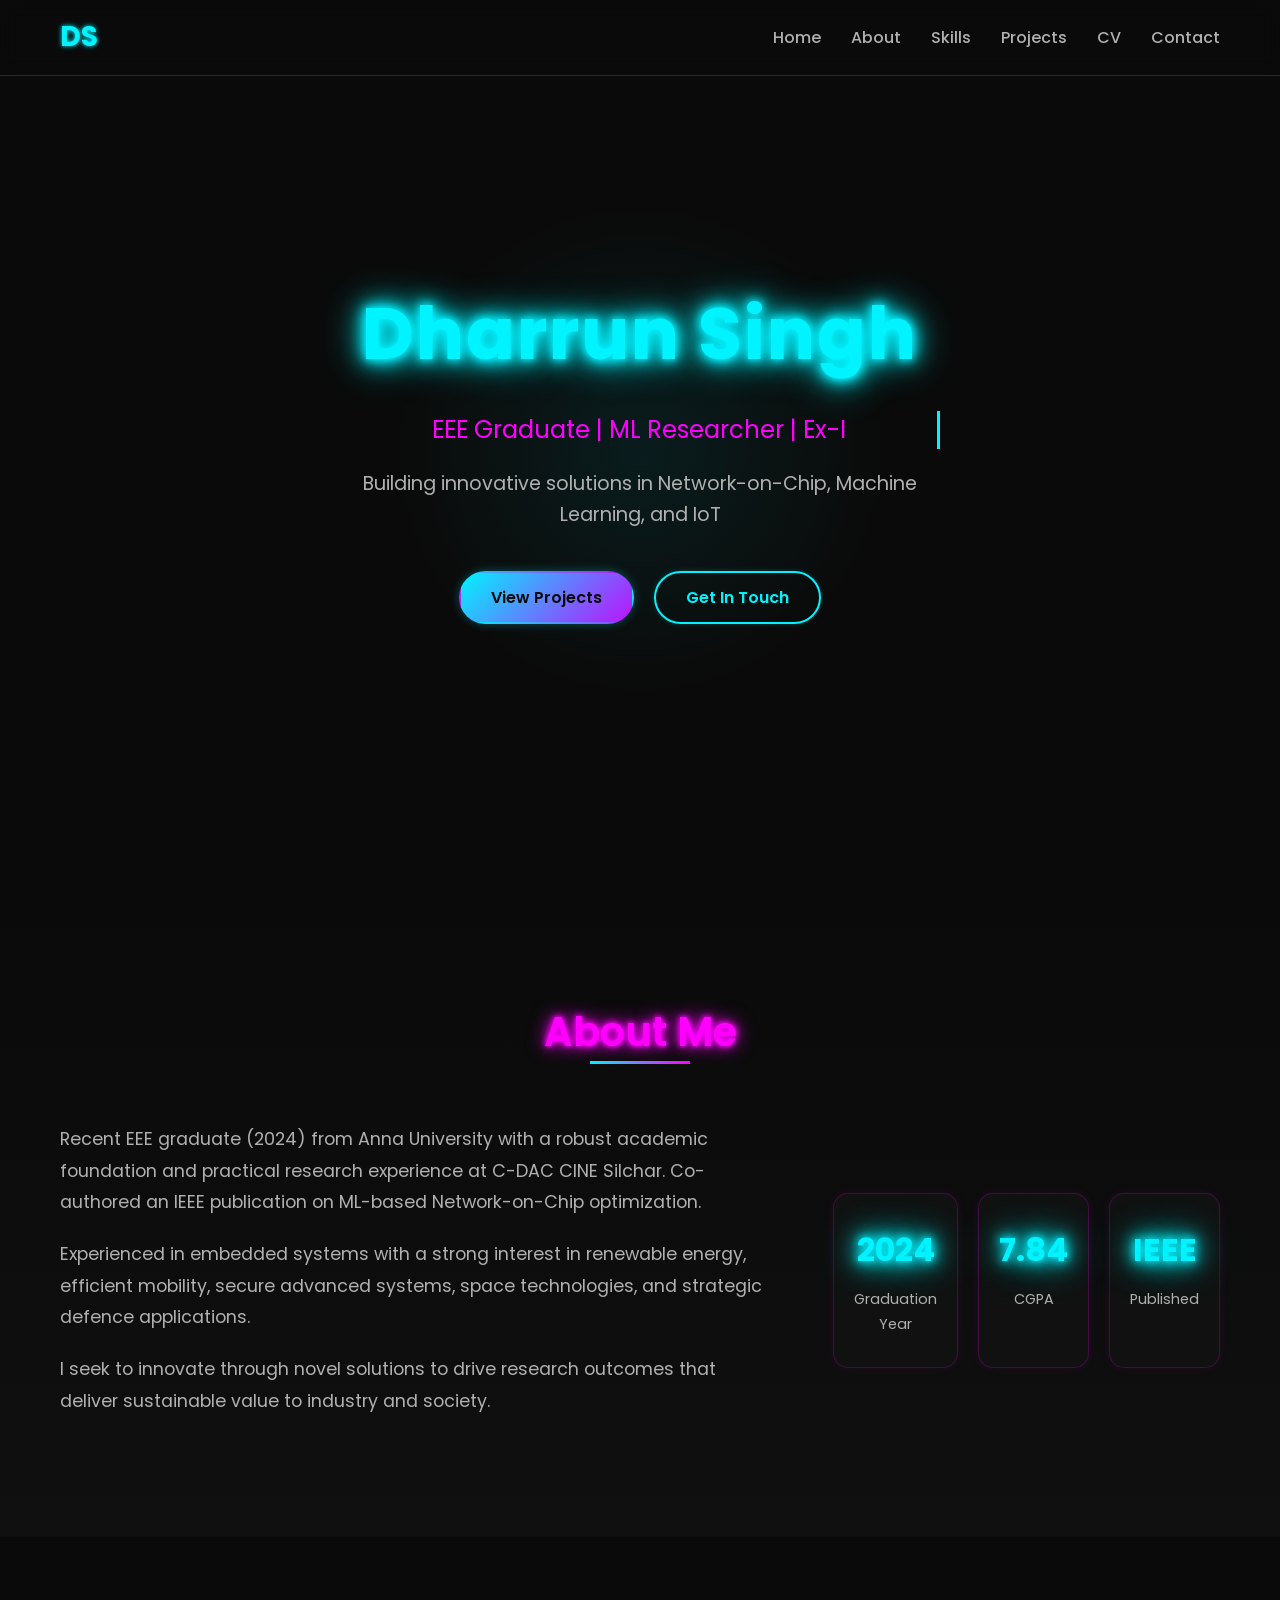
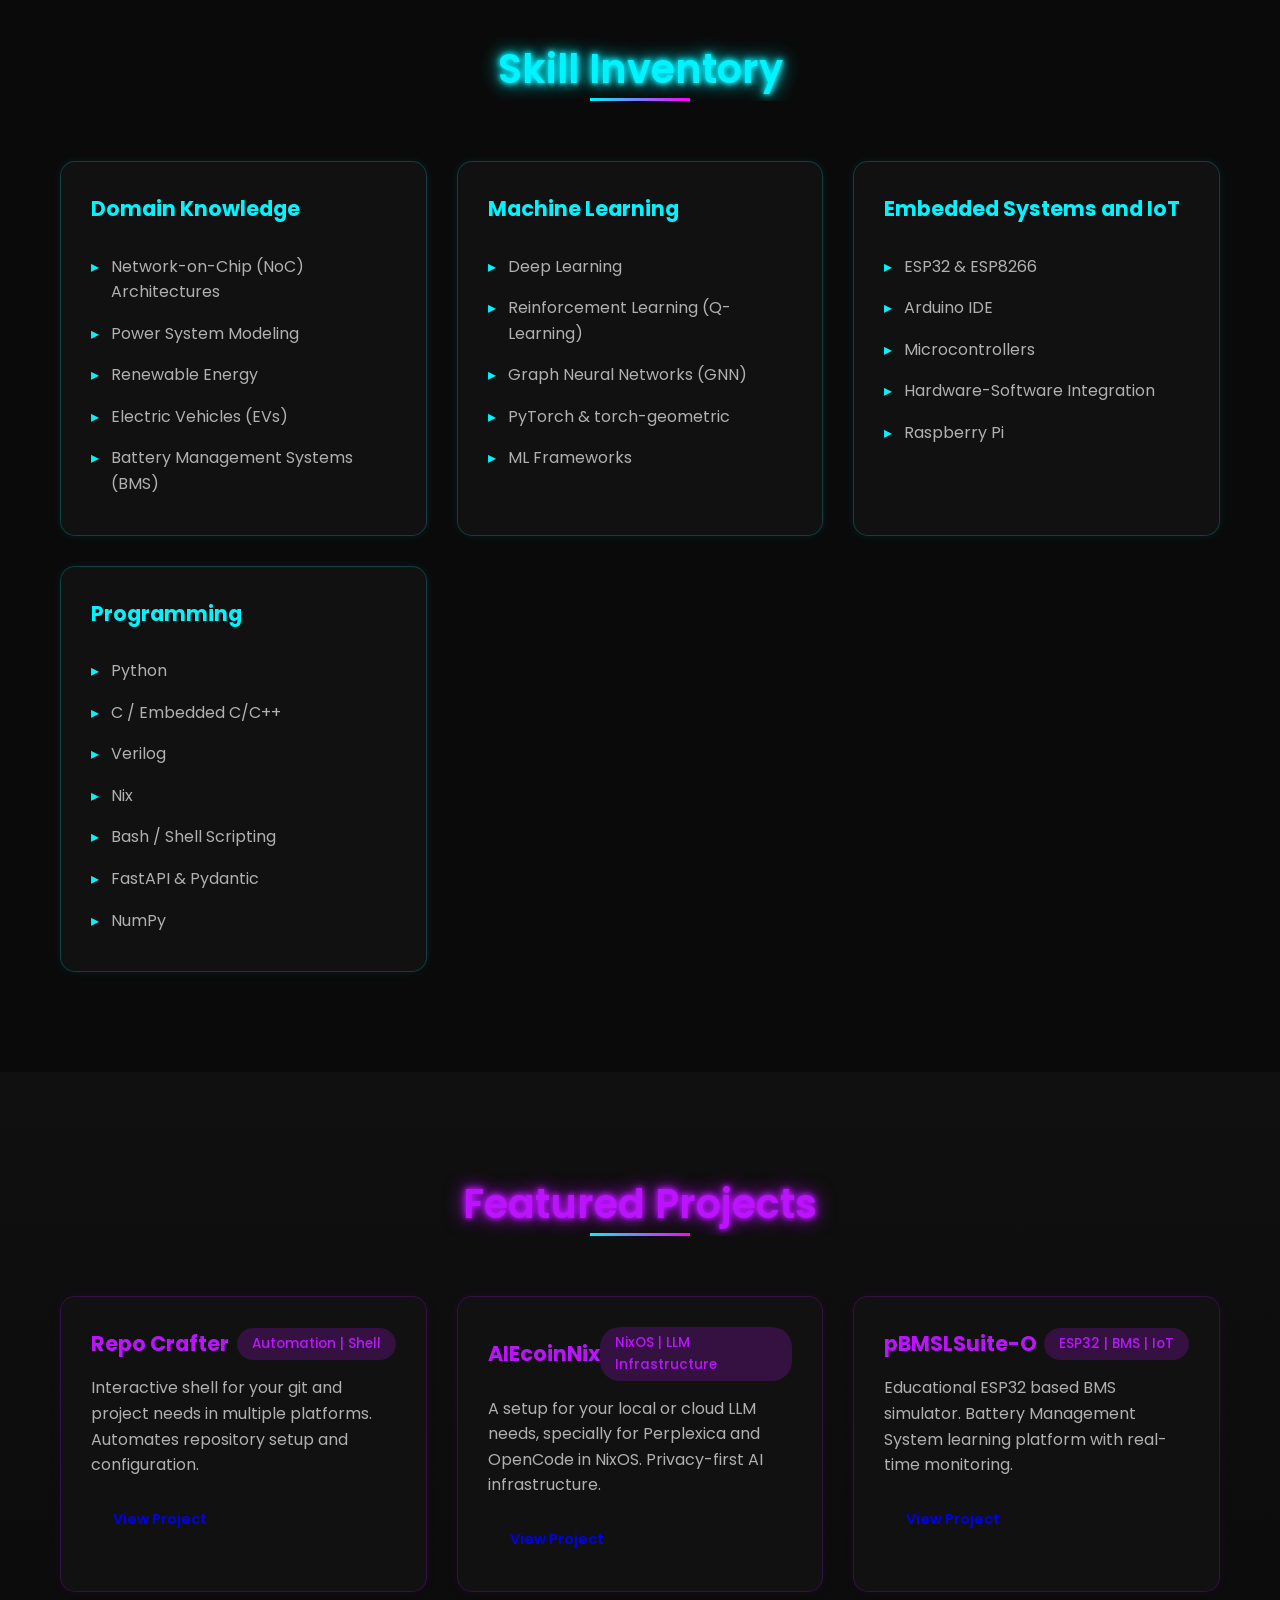
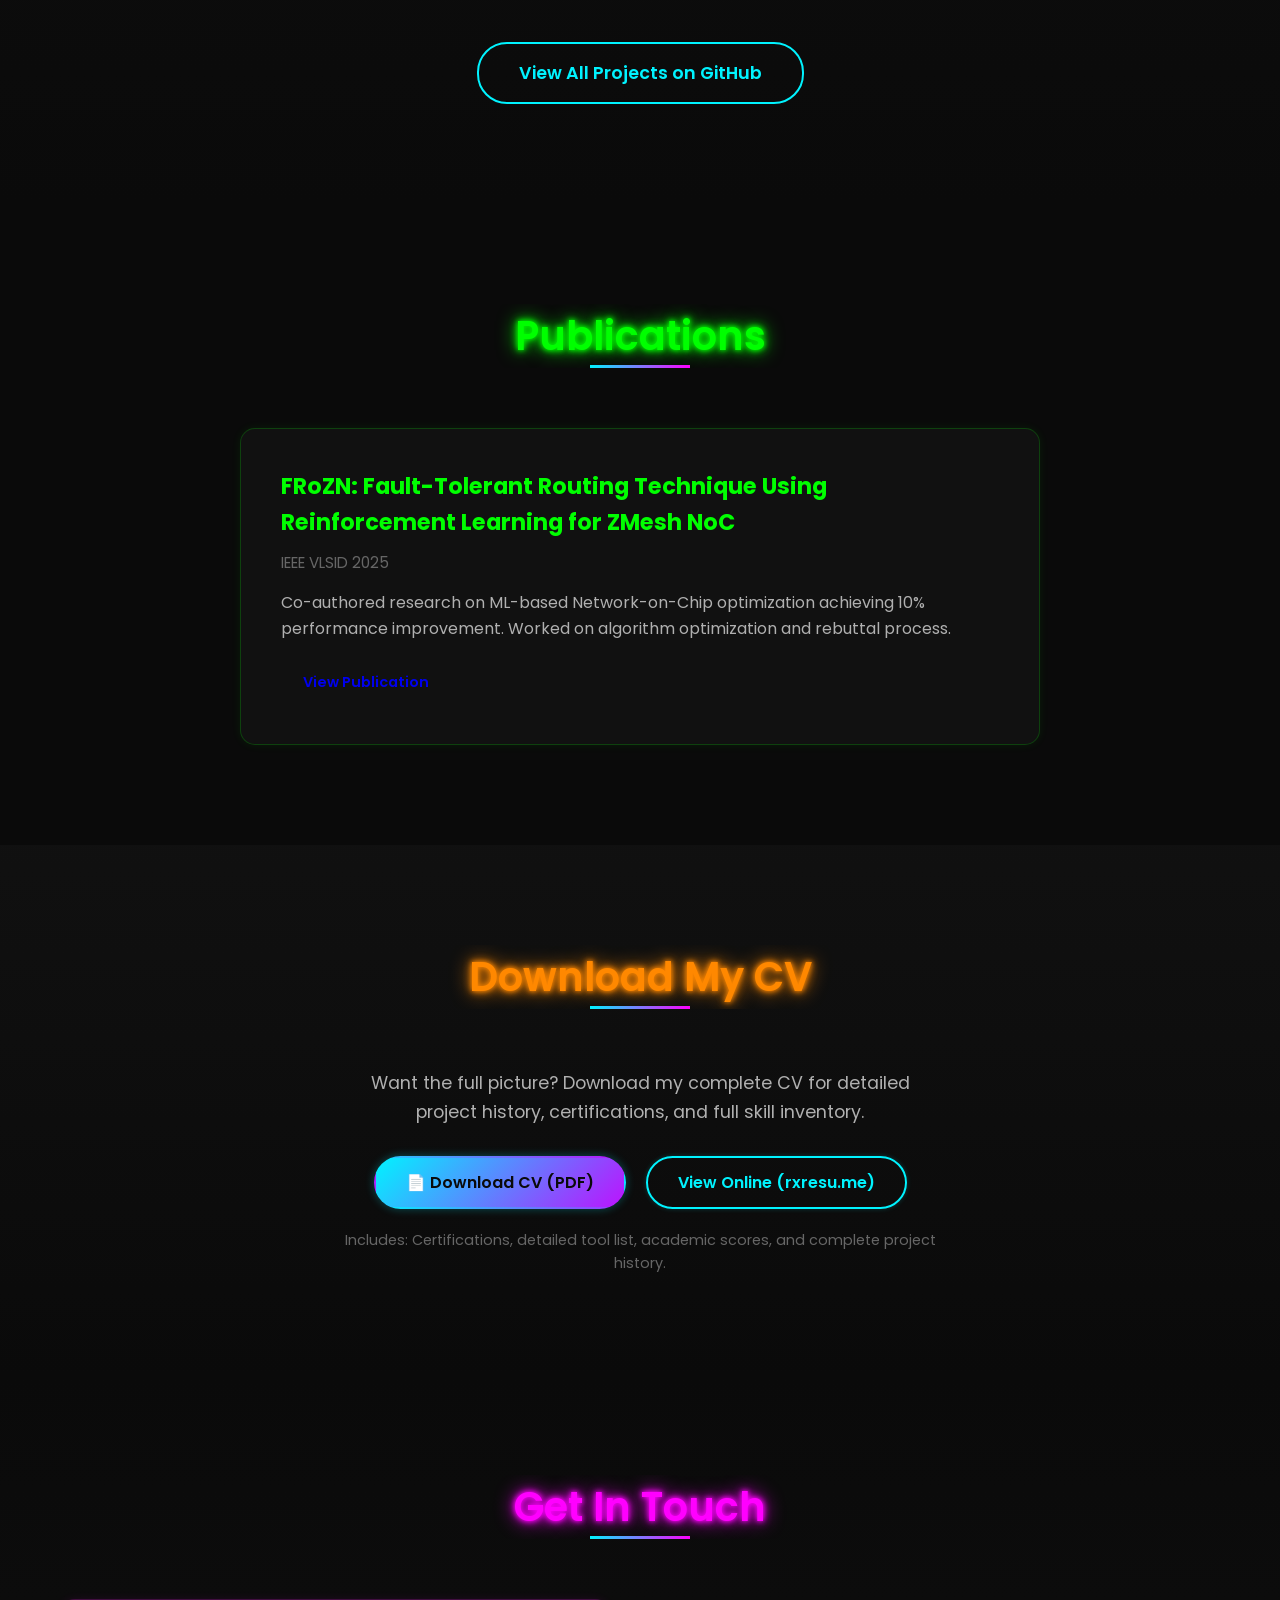
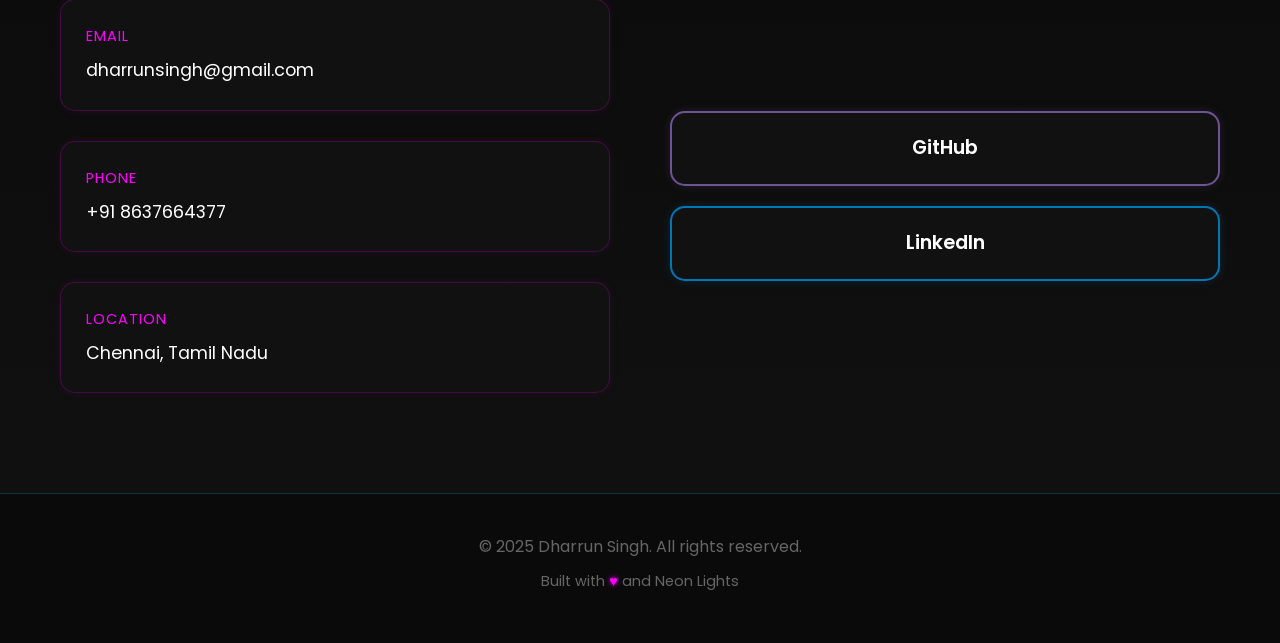
<file: portfolio/index.html>
<!DOCTYPE html>
<html lang="en">
<head>
    <meta charset="UTF-8">
    <meta name="viewport" content="width=device-width, initial-scale=1.0">
    <title>Dharrun Singh - Portfolio</title>
    <link rel="stylesheet" href="style.css">
    <link href="https://fonts.googleapis.com/css2?family=Poppins:wght@300;400;600;700&display=swap" rel="stylesheet">
</head>
<body>
    <!-- Navigation -->
    <nav class="navbar">
        <div class="nav-container">
            <a href="#home" class="nav-logo">DS</a>
            <ul class="nav-menu">
                <li><a href="#home" class="nav-link">Home</a></li>
                <li><a href="#about" class="nav-link">About</a></li>
                <li><a href="#skills" class="nav-link">Skills</a></li>
                <li><a href="#projects" class="nav-link">Projects</a></li>
                <li><a href="#cv" class="nav-link">CV</a></li>
                <li><a href="#contact" class="nav-link">Contact</a></li>
            </ul>
            <div class="hamburger">
                <span class="bar"></span>
                <span class="bar"></span>
                <span class="bar"></span>
            </div>
        </div>
    </nav>

    <!-- Hero Section -->
    <section id="home" class="hero">
        <div class="hero-content">
            <h1 class="neon-text">Dharrun Singh</h1>
            <h2 class="subtitle">EEE Graduate | ML Researcher | Ex-Intern C-DAC</h2>
            <p class="hero-description">Building innovative solutions in Network-on-Chip, Machine Learning, and IoT</p>
            <div class="hero-buttons">
                <a href="#projects" class="btn btn-primary">View Projects</a>
                <a href="#contact" class="btn btn-secondary">Get In Touch</a>
            </div>
        </div>
        <div class="hero-glow"></div>
    </section>

    <!-- About Section -->
    <section id="about" class="about">
        <div class="container">
            <h2 class="section-title neon-text-pink">About Me</h2>
            <div class="about-content">
                <div class="about-text">
                    <p>Recent EEE graduate (2024) from Anna University with a robust academic foundation and practical research experience at C-DAC CINE Silchar. Co-authored an IEEE publication on ML-based Network-on-Chip optimization.</p>
                    <p>Experienced in embedded systems with a strong interest in renewable energy, efficient mobility, secure advanced systems, space technologies, and strategic defence applications.</p>
                    <p>I seek to innovate through novel solutions to drive research outcomes that deliver sustainable value to industry and society.</p>
                </div>
                <div class="about-stats">
                    <div class="stat-item">
                        <span class="stat-number neon-text">2024</span>
                        <span class="stat-label">Graduation Year</span>
                    </div>
                    <div class="stat-item">
                        <span class="stat-number neon-text">7.84</span>
                        <span class="stat-label">CGPA</span>
                    </div>
                    <div class="stat-item">
                        <span class="stat-number neon-text">IEEE</span>
                        <span class="stat-label">Published</span>
                    </div>
                </div>
            </div>
        </div>
    </section>

    <!-- Skills Section -->
    <section id="skills" class="skills">
        <div class="container">
            <h2 class="section-title neon-text-cyan">Skill Inventory</h2>
            <div class="skills-grid">
                <div class="skill-card">
                    <h3>Domain Knowledge</h3>
                    <ul>
                        <li>Network-on-Chip (NoC) Architectures</li>
                        <li>Power System Modeling</li>
                        <li>Renewable Energy</li>
                        <li>Electric Vehicles (EVs)</li>
                        <li>Battery Management Systems (BMS)</li>
                    </ul>
                </div>
                <div class="skill-card">
                    <h3>Machine Learning</h3>
                    <ul>
                        <li>Deep Learning</li>
                        <li>Reinforcement Learning (Q-Learning)</li>
                        <li>Graph Neural Networks (GNN)</li>
                        <li>PyTorch & torch-geometric</li>
                        <li>ML Frameworks</li>
                    </ul>
                </div>
                <div class="skill-card">
                    <h3>Embedded Systems and IoT</h3>
                    <ul>
                        <li>ESP32 & ESP8266</li>
                        <li>Arduino IDE</li>
                        <li>Microcontrollers</li>
                        <li>Hardware-Software Integration</li>
                        <li>Raspberry Pi</li>
                    </ul>
                </div>
                <div class="skill-card">
                    <h3>Programming</h3>
                    <ul>
                        <li>Python</li>
                        <li>C / Embedded C/C++</li>
                        <li>Verilog</li>
                        <li>Nix</li>
                        <li>Bash / Shell Scripting</li>
                        <li>FastAPI & Pydantic</li>
                        <li>NumPy</li>
                    </ul>
                </div>
            </div>
        </div>
    </section>

    <!-- Projects Section -->
    <section id="projects" class="projects">
        <div class="container">
            <h2 class="section-title neon-text-purple">Featured Projects</h2>
            <div class="projects-grid">
                <div class="project-card">
                    <div class="project-header">
                        <h3>Repo Crafter</h3>
                        <span class="project-tag">Automation | Shell</span>
                    </div>
                    <p class="project-description">Interactive shell for your git and project needs in multiple platforms. Automates repository setup and configuration.</p>
                    <div class="project-links">
                        <a href="https://github.com/DevKingofEarth/Repo-Crafter" target="_blank" class="btn btn-small">View Project</a>
                    </div>
                </div>
                <div class="project-card">
                    <div class="project-header">
                        <h3>AIEcoinNix</h3>
                        <span class="project-tag">NixOS | LLM Infrastructure</span>
                    </div>
                    <p class="project-description">A setup for your local or cloud LLM needs, specially for Perplexica and OpenCode in NixOS. Privacy-first AI infrastructure.</p>
                    <div class="project-links">
                        <a href="https://github.com/DevKingofEarth/AIEcoinNix" target="_blank" class="btn btn-small">View Project</a>
                    </div>
                </div>
                <div class="project-card">
                    <div class="project-header">
                        <h3>pBMSLSuite-O</h3>
                        <span class="project-tag">ESP32 | BMS | IoT</span>
                    </div>
                    <p class="project-description">Educational ESP32 based BMS simulator. Battery Management System learning platform with real-time monitoring.</p>
                    <div class="project-links">
                        <a href="https://github.com/DevKingofEarth/pBMSLSuite-O" target="_blank" class="btn btn-small">View Project</a>
                    </div>
                </div>

            </div>
            <div class="github-link">
                <a href="https://github.com/DevKingofEarth" target="_blank" class="btn btn-outline">
                    <span>View All Projects on GitHub</span>
                </a>
            </div>
        </div>
    </section>

    <!-- Publications Section -->
    <section class="publications">
        <div class="container">
            <h2 class="section-title neon-text-lime">Publications</h2>
            <div class="publication-card">
                <h3>FRoZN: Fault-Tolerant Routing Technique Using Reinforcement Learning for ZMesh NoC</h3>
                <p class="publication-publisher">IEEE VLSID 2025</p>
                <p class="publication-description">Co-authored research on ML-based Network-on-Chip optimization achieving 10% performance improvement. Worked on algorithm optimization and rebuttal process.</p>
                <a href="https://ieeexplore.ieee.org/document/10900681" target="_blank" class="btn btn-small">View Publication</a>
            </div>
        </div>
    </section>

    <!-- CV Download Section -->
    <section id="cv" class="cv-download">
        <div class="container">
            <h2 class="section-title neon-text-orange">Download My CV</h2>
            <div class="cv-content">
                <p class="cv-description">Want the full picture? Download my complete CV for detailed project history, certifications, and full skill inventory.</p>
                <div class="cv-buttons">
                    <a href="/dharrun-singh-cv.pdf" download class="btn btn-primary">
                        📄 Download CV (PDF)
                    </a>
                    <a href="https://rxresu.me/devkingofearth/dharrun-singh-cv" target="_blank" class="btn btn-secondary">
                        View Online (rxresu.me)
                    </a>
                </div>
                <p class="cv-note">Includes: Certifications, detailed tool list, academic scores, and complete project history.</p>
            </div>
        </div>
    </section>

    <!-- Contact Section -->
    <section id="contact" class="contact">
        <div class="container">
            <h2 class="section-title neon-text-pink">Get In Touch</h2>
            <div class="contact-content">
                <div class="contact-info">
                    <div class="contact-item">
                        <span class="contact-label">Email</span>
                        <a href="mailto:dharrunsingh@gmail.com" class="contact-value">dharrunsingh@gmail.com</a>
                    </div>
                    <div class="contact-item">
                        <span class="contact-label">Phone</span>
                        <a href="tel:+918637664377" class="contact-value">+91 8637664377</a>
                    </div>
                    <div class="contact-item">
                        <span class="contact-label">Location</span>
                        <span class="contact-value">Chennai, Tamil Nadu</span>
                    </div>
                </div>
                <div class="social-links">
                    <a href="https://github.com/DevKingofEarth" target="_blank" class="social-link github">
                        <span>GitHub</span>
                    </a>
                    <a href="https://www.linkedin.com/in/dharrun-singh" target="_blank" class="social-link linkedin">
                        <span>LinkedIn</span>
                    </a>
                </div>
            </div>
        </div>
    </section>

    <!-- Footer -->
    <footer class="footer">
        <div class="container">
            <p>&copy; 2025 Dharrun Singh. All rights reserved.</p>
            <p class="footer-tagline">Built with <span class="neon-heart">♥</span> and Neon Lights</p>
        </div>
    </footer>

    <script>
        // Mobile menu toggle
        const hamburger = document.querySelector('.hamburger');
        const navMenu = document.querySelector('.nav-menu');

        hamburger.addEventListener('click', () => {
            hamburger.classList.toggle('active');
            navMenu.classList.toggle('active');
        });

        // Close menu on link click
        document.querySelectorAll('.nav-link').forEach(link => {
            link.addEventListener('click', () => {
                hamburger.classList.remove('active');
                navMenu.classList.remove('active');
            });
        });

        // Smooth scroll
        document.querySelectorAll('a[href^="#"]').forEach(anchor => {
            anchor.addEventListener('click', function (e) {
                e.preventDefault();
                document.querySelector(this.getAttribute('href')).scrollIntoView({
                    behavior: 'smooth'
                });
            });
        });
    </script>
    
    <!-- Scroll Animations -->
    <script src="animations.js"></script>
</body>
</html>
</file>
<file: portfolio/style.css>
/* ===== CSS Reset & Base ===== */
* {
    margin: 0;
    padding: 0;
    box-sizing: border-box;
}

:root {
    /* Neon Colors */
    --neon-cyan: #00f3ff;
    --neon-pink: #ff00ff;
    --neon-purple: #bc13fe;
    --neon-lime: #00ff00;
    --neon-orange: #ff8800;
    
    /* Background */
    --bg-dark: #0a0a0a;
    --bg-card: #111111;
    --bg-card-hover: #1a1a1a;
    
    /* Text */
    --text-primary: #ffffff;
    --text-secondary: #b0b0b0;
    --text-muted: #666666;
}

body {
    font-family: 'Poppins', sans-serif;
    background-color: var(--bg-dark);
    color: var(--text-primary);
    line-height: 1.6;
    overflow-x: hidden;
}

.container {
    max-width: 1200px;
    margin: 0 auto;
    padding: 0 20px;
}

/* ===== Neon Text Effects ===== */
.neon-text {
    color: var(--neon-cyan);
    text-shadow:
        0 0 8px var(--neon-cyan),
        0 0 15px var(--neon-cyan),
        0 0 25px var(--neon-cyan),
        0 0 40px var(--neon-cyan);
    animation: neon-pulse 2s ease-in-out infinite alternate;
}

.neon-text-pink {
    color: var(--neon-pink);
    text-shadow:
        0 0 5px var(--neon-pink),
        0 0 10px var(--neon-pink),
        0 0 20px var(--neon-pink);
}

.neon-text-cyan {
    color: var(--neon-cyan);
    text-shadow:
        0 0 5px var(--neon-cyan),
        0 0 10px var(--neon-cyan),
        0 0 20px var(--neon-cyan);
}

.neon-text-purple {
    color: var(--neon-purple);
    text-shadow:
        0 0 5px var(--neon-purple),
        0 0 10px var(--neon-purple),
        0 0 20px var(--neon-purple);
}

.neon-text-lime {
    color: var(--neon-lime);
    text-shadow:
        0 0 5px var(--neon-lime),
        0 0 10px var(--neon-lime),
        0 0 20px var(--neon-lime);
}

@keyframes neon-pulse {
    from {
        text-shadow:
            0 0 5px var(--neon-cyan),
            0 0 10px var(--neon-cyan),
            0 0 20px var(--neon-cyan);
    }
    to {
        text-shadow:
            0 0 10px var(--neon-cyan),
            0 0 20px var(--neon-cyan),
            0 0 30px var(--neon-cyan),
            0 0 40px var(--neon-cyan);
    }
}

/* ===== Navigation ===== */
.navbar {
    position: fixed;
    top: 0;
    left: 0;
    right: 0;
    background: rgba(10, 10, 10, 0.9);
    backdrop-filter: blur(10px);
    border-bottom: 1px solid rgba(0, 243, 255, 0.2);
    z-index: 1000;
    padding: 15px 0;
}

.nav-container {
    max-width: 1200px;
    margin: 0 auto;
    padding: 0 20px;
    display: flex;
    justify-content: space-between;
    align-items: center;
}

.nav-logo {
    font-size: 28px;
    font-weight: 700;
    color: var(--neon-cyan);
    text-decoration: none;
    text-shadow: 0 0 5px var(--neon-cyan);
    transition: all 0.3s ease;
}

.nav-logo:hover {
    text-shadow: 0 0 10px var(--neon-cyan), 0 0 20px var(--neon-cyan);
}

.nav-menu {
    display: flex;
    list-style: none;
    gap: 30px;
}

.nav-link {
    color: var(--text-secondary);
    text-decoration: none;
    font-weight: 500;
    transition: all 0.3s ease;
    position: relative;
}

.nav-link:hover {
    color: var(--neon-cyan);
}

.nav-link::after {
    content: '';
    position: absolute;
    bottom: -5px;
    left: 0;
    width: 0;
    height: 2px;
    background: var(--neon-cyan);
    box-shadow: 0 0 5px var(--neon-cyan);
    transition: width 0.3s ease;
}

.nav-link:hover::after {
    width: 100%;
}

.hamburger {
    display: none;
    flex-direction: column;
    cursor: pointer;
    gap: 5px;
}

.bar {
    width: 25px;
    height: 3px;
    background: var(--neon-cyan);
    box-shadow: 0 0 5px var(--neon-cyan);
    transition: all 0.3s ease;
}

/* ===== Hero Section ===== */
.hero {
    min-height: 100vh;
    display: flex;
    align-items: center;
    justify-content: center;
    position: relative;
    overflow: hidden;
    padding: 100px 20px;
}

.hero-content {
    text-align: center;
    z-index: 2;
}

.hero h1 {
    font-size: 4.5rem;
    font-weight: 700;
    margin-bottom: 20px;
    letter-spacing: 2px;
}

.subtitle {
    font-size: 1.5rem;
    color: var(--neon-pink);
    margin-bottom: 20px;
    font-weight: 400;
}

.hero-description {
    font-size: 1.2rem;
    color: var(--text-secondary);
    max-width: 600px;
    margin: 0 auto 40px;
}

.hero-buttons {
    display: flex;
    gap: 20px;
    justify-content: center;
    flex-wrap: wrap;
}

.hero-glow {
    position: absolute;
    width: 500px;
    height: 500px;
    background: radial-gradient(circle, rgba(0, 243, 255, 0.08) 0%, transparent 70%);
    top: 50%;
    left: 50%;
    transform: translate(-50%, -50%);
    pointer-events: none;
    z-index: 1;
}

/* ===== Buttons ===== */
.btn {
    padding: 12px 30px;
    border-radius: 30px;
    text-decoration: none;
    font-weight: 600;
    transition: all 0.3s ease;
    display: inline-block;
    border: 2px solid transparent;
}

.btn-primary {
    background: linear-gradient(135deg, var(--neon-cyan), var(--neon-purple));
    color: var(--bg-dark);
    box-shadow: 0 0 10px rgba(0, 243, 255, 0.3);
}

.btn-primary:hover {
    box-shadow: 0 0 15px rgba(0, 243, 255, 0.4), 0 0 30px rgba(188, 19, 254, 0.3);
    transform: translateY(-3px);
}

.btn-secondary {
    background: transparent;
    color: var(--neon-cyan);
    border: 2px solid var(--neon-cyan);
    box-shadow: 0 0 5px rgba(0, 243, 255, 0.2);
}

.btn-secondary:hover {
    background: rgba(0, 243, 255, 0.1);
    box-shadow: 0 0 10px rgba(0, 243, 255, 0.3);
}

.btn-outline {
    background: transparent;
    color: var(--neon-cyan);
    border: 2px solid var(--neon-cyan);
    padding: 15px 40px;
    font-size: 1.1rem;
}

.btn-outline:hover {
    background: var(--neon-cyan);
    color: var(--bg-dark);
    box-shadow: 0 0 15px var(--neon-cyan);
}

.btn-small {
    padding: 8px 20px;
    font-size: 0.9rem;
}

.btn.disabled {
    opacity: 0.5;
    cursor: not-allowed;
}

/* ===== Section Titles ===== */
.section-title {
    font-size: 2.5rem;
    text-align: center;
    margin-bottom: 60px;
    font-weight: 600;
}

/* ===== About Section ===== */
.about {
    padding: 100px 0;
    background: linear-gradient(180deg, var(--bg-dark) 0%, rgba(17, 17, 17, 0.8) 100%);
}

.about-content {
    display: grid;
    grid-template-columns: 2fr 1fr;
    gap: 60px;
    align-items: center;
}

.about-text p {
    color: var(--text-secondary);
    margin-bottom: 20px;
    font-size: 1.1rem;
    line-height: 1.8;
}

.about-stats {
    display: grid;
    grid-template-columns: repeat(3, 1fr);
    gap: 20px;
}

.stat-item {
    text-align: center;
    padding: 30px 20px;
    background: var(--bg-card);
    border-radius: 15px;
    border: 1px solid rgba(255, 0, 255, 0.2);
    box-shadow: 0 0 10px rgba(255, 0, 255, 0.08);
    transition: all 0.3s ease;
}

.stat-item:hover {
    transform: translateY(-5px);
    box-shadow: 0 0 15px rgba(255, 0, 255, 0.2);
    border-color: var(--neon-pink);
}

.stat-number {
    display: block;
    font-size: 2rem;
    font-weight: 700;
    margin-bottom: 10px;
}

.stat-label {
    color: var(--text-secondary);
    font-size: 0.9rem;
}

/* ===== Skills Section ===== */
.skills {
    padding: 100px 0;
}

.skills-grid {
    display: grid;
    grid-template-columns: repeat(auto-fit, minmax(300px, 1fr));
    gap: 30px;
}

.skill-card {
    background: var(--bg-card);
    border-radius: 15px;
    padding: 30px;
    border: 1px solid rgba(0, 243, 255, 0.2);
    box-shadow: 0 0 10px rgba(0, 243, 255, 0.08);
    transition: all 0.3s ease;
}

.skill-card:hover {
    transform: translateY(-5px);
    box-shadow: 0 0 15px rgba(0, 243, 255, 0.2);
    border-color: var(--neon-cyan);
}

.skill-card h3 {
    color: var(--neon-cyan);
    margin-bottom: 20px;
    font-size: 1.3rem;
}

.skill-card ul {
    list-style: none;
}

.skill-card li {
    color: var(--text-secondary);
    padding: 8px 0;
    padding-left: 20px;
    position: relative;
}

.skill-card li::before {
    content: '▸';
    position: absolute;
    left: 0;
    color: var(--neon-cyan);
}

/* ===== Projects Section ===== */
.projects {
    padding: 100px 0;
    background: linear-gradient(180deg, rgba(17, 17, 17, 0.8) 0%, var(--bg-dark) 100%);
}

.projects-grid {
    display: grid;
    grid-template-columns: repeat(auto-fit, minmax(350px, 1fr));
    gap: 30px;
    margin-bottom: 50px;
}

.project-card {
    background: var(--bg-card);
    border-radius: 15px;
    padding: 30px;
    border: 1px solid rgba(188, 19, 254, 0.2);
    box-shadow: 0 0 10px rgba(188, 19, 254, 0.08);
    transition: all 0.3s ease;
}

.project-card:hover {
    transform: translateY(-5px);
    box-shadow: 0 0 15px rgba(188, 19, 254, 0.2);
    border-color: var(--neon-purple);
}

.project-header {
    display: flex;
    justify-content: space-between;
    align-items: center;
    margin-bottom: 15px;
}

.project-header h3 {
    color: var(--neon-purple);
    font-size: 1.3rem;
}

.project-tag {
    background: rgba(188, 19, 254, 0.2);
    color: var(--neon-purple);
    padding: 5px 15px;
    border-radius: 20px;
    font-size: 0.85rem;
    font-weight: 500;
}

.project-description {
    color: var(--text-secondary);
    margin-bottom: 20px;
    line-height: 1.6;
}

.github-link {
    text-align: center;
}

/* ===== Publications Section ===== */
.publications {
    padding: 100px 0;
}

.publication-card {
    background: var(--bg-card);
    border-radius: 15px;
    padding: 40px;
    border: 1px solid rgba(0, 255, 0, 0.2);
    box-shadow: 0 0 10px rgba(0, 255, 0, 0.08);
    max-width: 800px;
    margin: 0 auto;
    transition: all 0.3s ease;
}

.publication-card:hover {
    box-shadow: 0 0 15px rgba(0, 255, 0, 0.2);
    border-color: var(--neon-lime);
}

.publication-card h3 {
    color: var(--neon-lime);
    font-size: 1.4rem;
    margin-bottom: 10px;
}

.publication-publisher {
    color: var(--text-muted);
    font-size: 0.95rem;
    margin-bottom: 15px;
}

.publication-description {
    color: var(--text-secondary);
    margin-bottom: 20px;
    line-height: 1.6;
}

/* ===== Contact Section ===== */
.contact {
    padding: 100px 0;
    background: linear-gradient(180deg, var(--bg-dark) 0%, rgba(17, 17, 17, 0.9) 100%);
}

.contact-content {
    display: grid;
    grid-template-columns: 1fr 1fr;
    gap: 60px;
}

.contact-info {
    display: flex;
    flex-direction: column;
    gap: 30px;
}

.contact-item {
    background: var(--bg-card);
    padding: 25px;
    border-radius: 15px;
    border: 1px solid rgba(255, 0, 255, 0.2);
    box-shadow: 0 0 10px rgba(255, 0, 255, 0.08);
    transition: all 0.3s ease;
}

.contact-item:hover {
    box-shadow: 0 0 15px rgba(255, 0, 255, 0.2);
    border-color: var(--neon-pink);
}

.contact-label {
    display: block;
    color: var(--neon-pink);
    font-size: 0.9rem;
    margin-bottom: 8px;
    text-transform: uppercase;
    letter-spacing: 1px;
}

.contact-value {
    color: var(--text-primary);
    font-size: 1.1rem;
    text-decoration: none;
    transition: color 0.3s ease;
}

.contact-value:hover {
    color: var(--neon-cyan);
}

.social-links {
    display: flex;
    flex-direction: column;
    justify-content: center;
    gap: 20px;
}

.social-link {
    display: block;
    padding: 20px 40px;
    text-align: center;
    text-decoration: none;
    border-radius: 15px;
    font-weight: 600;
    font-size: 1.2rem;
    transition: all 0.3s ease;
}

.social-link.github {
    background: var(--bg-card);
    color: var(--text-primary);
    border: 2px solid #6e5494;
    box-shadow: 0 0 10px rgba(110, 84, 148, 0.2);
}

.social-link.github:hover {
    background: #6e5494;
    box-shadow: 0 0 15px rgba(110, 84, 148, 0.3);
}

.social-link.linkedin {
    background: var(--bg-card);
    color: var(--text-primary);
    border: 2px solid #0077b5;
    box-shadow: 0 0 10px rgba(0, 119, 181, 0.2);
}

.social-link.linkedin:hover {
    background: #0077b5;
    box-shadow: 0 0 15px rgba(0, 119, 181, 0.3);
}

/* ===== CV Download Section ===== */
.cv-download {
    padding: 100px 0;
    background: linear-gradient(180deg, rgba(17, 17, 17, 0.9) 0%, var(--bg-dark) 100%);
    text-align: center;
}

.cv-content {
    max-width: 600px;
    margin: 0 auto;
}

.cv-description {
    color: var(--text-secondary);
    font-size: 1.1rem;
    margin-bottom: 30px;
}

.cv-buttons {
    display: flex;
    gap: 20px;
    justify-content: center;
    margin-bottom: 20px;
    flex-wrap: wrap;
}

.cv-note {
    color: var(--text-muted);
    font-size: 0.9rem;
}

.neon-text-orange {
    color: #ff8800;
    text-shadow: 0 0 5px #ff8800, 0 0 10px #ff8800, 0 0 20px #ff8800;
}

/* ===== Footer ===== */
.footer {
    padding: 40px 0;
    text-align: center;
    border-top: 1px solid rgba(0, 243, 255, 0.2);
}

.footer p {
    color: var(--text-muted);
    margin-bottom: 10px;
}

.footer-tagline {
    font-size: 0.9rem;
}

.neon-heart {
    color: var(--neon-pink);
    text-shadow: 0 0 5px var(--neon-pink);
    animation: heartbeat 1.5s ease-in-out infinite;
}

@keyframes heartbeat {
    0%, 100% { transform: scale(1); }
    50% { transform: scale(1.2); }
}

/* ===== Responsive Design ===== */
@media (max-width: 968px) {
    .nav-menu {
        position: fixed;
        left: -100%;
        top: 70px;
        flex-direction: column;
        background: rgba(10, 10, 10, 0.95);
        width: 100%;
        text-align: center;
        transition: 0.3s;
        padding: 20px 0;
        border-bottom: 1px solid rgba(0, 243, 255, 0.2);
    }

    .nav-menu.active {
        left: 0;
    }

    .hamburger {
        display: flex;
    }

    .hero h1 {
        font-size: 3rem;
    }

    .about-content {
        grid-template-columns: 1fr;
    }

    .about-stats {
        grid-template-columns: repeat(3, 1fr);
    }

    .contact-content {
        grid-template-columns: 1fr;
    }

    .social-links {
        flex-direction: row;
        justify-content: center;
    }
}

@media (max-width: 576px) {
    .hero h1 {
        font-size: 2.5rem;
    }

    .subtitle {
        font-size: 1.2rem;
    }

    .section-title {
        font-size: 2rem;
    }

    .skills-grid {
        grid-template-columns: 1fr;
    }

    .projects-grid {
        grid-template-columns: 1fr;
    }

    .about-stats {
        grid-template-columns: 1fr;
    }

    .social-links {
        flex-direction: column;
    }

    .hero-buttons {
        flex-direction: column;
        align-items: center;
    }

    .cv-buttons {
        flex-direction: column;
        align-items: center;
    }

    .cv-description {
        font-size: 1rem;
        padding: 0 20px;
    }
}

/* ===== Skill Progress Bars ===== */
.skill-bar {
    width: 100%;
    height: 8px;
    background: rgba(255, 255, 255, 0.1);
    border-radius: 4px;
    overflow: hidden;
    margin-top: 10px;
    box-shadow: inset 0 0 5px rgba(0, 0, 0, 0.3);
}

.skill-progress {
    height: 100%;
    background: linear-gradient(90deg, var(--neon-cyan), var(--neon-purple));
    border-radius: 4px;
    box-shadow: 0 0 10px var(--neon-cyan);
    transform-origin: left;
    animation: skill-fill 1.5s ease-out forwards;
}

@keyframes skill-fill {
    from {
        transform: scaleX(0);
    }
    to {
        transform: scaleX(1);
    }
}

/* Different skill levels */
.skill-90 { width: 90%; }
.skill-85 { width: 85%; }
.skill-80 { width: 80%; }
.skill-75 { width: 75%; }

/* ===== Scroll Animations ===== */
.animate-on-scroll {
    opacity: 0;
    transform: translateY(30px);
    transition: opacity 0.6s ease, transform 0.6s ease;
}

.animate-on-scroll.animate-in {
    opacity: 1;
    transform: translateY(0);
}

/* Title reveal animation */
.section-title {
    position: relative;
    overflow: hidden;
}

.section-title::after {
    content: '';
    position: absolute;
    bottom: 0;
    left: 50%;
    width: 0;
    height: 3px;
    background: linear-gradient(90deg, var(--neon-cyan), var(--neon-pink));
    transition: width 0.6s ease, left 0.6s ease;
}

.section-title.title-revealed::after {
    width: 100px;
    left: calc(50% - 50px);
}

/* Enhanced card hover effects */
.skill-card,
.project-card,
.contact-item,
.stat-item {
    transition: transform 0.3s ease, box-shadow 0.3s ease, border-color 0.3s ease;
}

.skill-card:hover,
.project-card:hover {
    transform: translateY(-10px) scale(1.02);
}

/* Typing cursor for hero */
.subtitle {
    border-right: 3px solid var(--neon-cyan);
    animation: blink 1s infinite;
}

@keyframes blink {
    0%, 50% { border-color: var(--neon-cyan); }
    51%, 100% { border-color: transparent; }
}

/* ===== Scrollbar ===== */
::-webkit-scrollbar {
    width: 10px;
}

::-webkit-scrollbar-track {
    background: var(--bg-dark);
}

::-webkit-scrollbar-thumb {
    background: var(--neon-cyan);
    border-radius: 5px;
    box-shadow: 0 0 6px var(--neon-cyan);
}

::-webkit-scrollbar-thumb:hover {
    background: var(--neon-pink);
    box-shadow: 0 0 6px var(--neon-pink);
}
</file>
